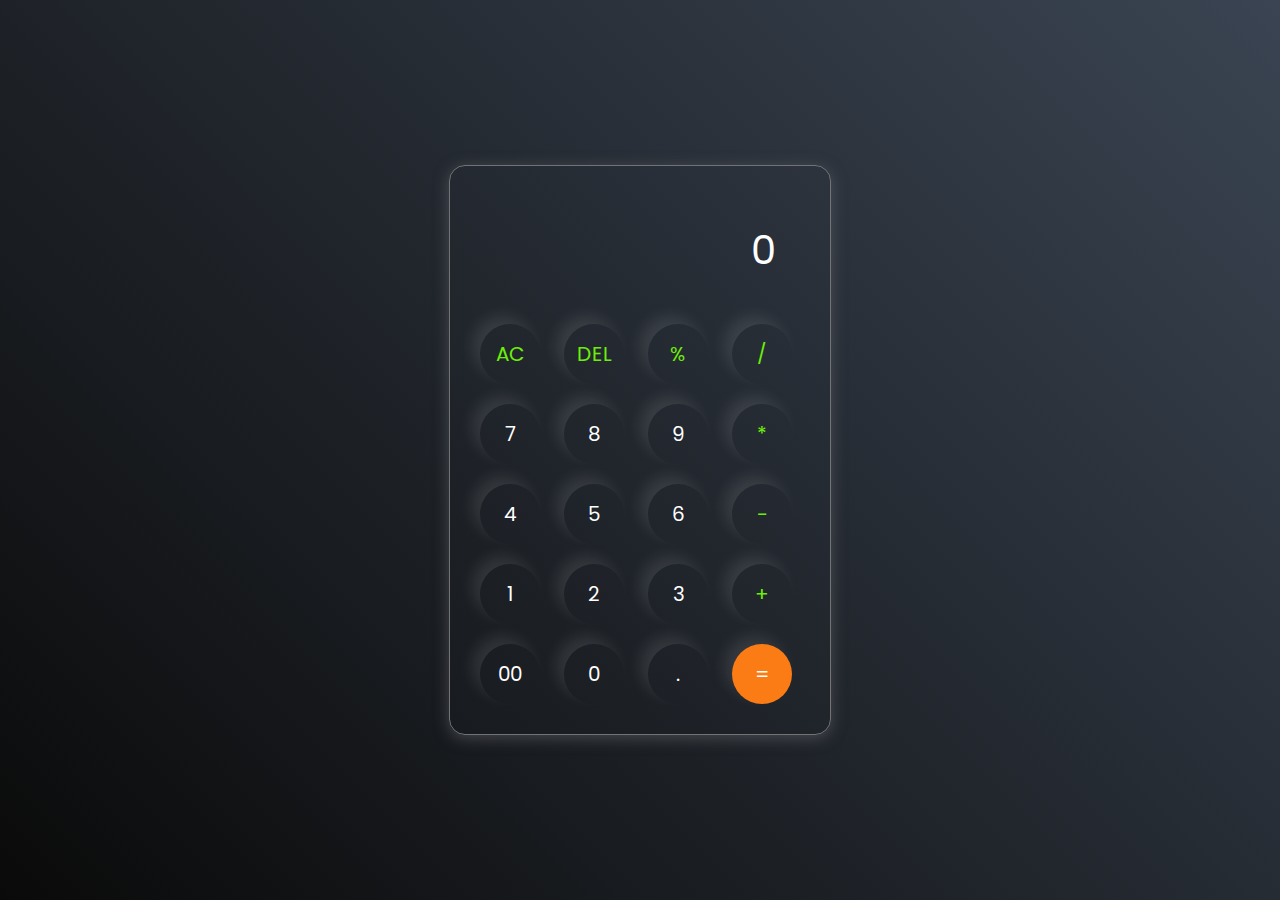
<file: html/index.html>
<!DOCTYPE html>
<html lang="en">
  <head>
    <meta charset="UTF-8" />
    <meta http-equiv="X-UA-Compatible" content="IE=edge" />
    <meta name="viewport" content="width=device-width, initial-scale=1.0" />
    <link rel="stylesheet" href="style.css" />
    <title>Calculator</title>
  </head>
  <body>
    <div class="container">
      <div class="calculator">
        <input type="text" id="inputBox" placeholder="0" />
        <div>
          <button class="button operator">AC</button>
          <button class="button operator">DEL</button>
          <button class="button operator">%</button>
          <button class="button operator">/</button>
        </div>
        <div>
          <button class="button">7</button>
          <button class="button">8</button>
          <button class="button">9</button>
          <button class="button operator">*</button>
        </div>
        <div>
          <button class="button">4</button>
          <button class="button">5</button>
          <button class="button">6</button>
          <button class="button operator">-</button>
        </div>
        <div>
          <button class="button">1</button>
          <button class="button">2</button>
          <button class="button">3</button>
          <button class="button operator">+</button>
        </div>

        <div>
          <button class="button">00</button>
          <button class="button">0</button>
          <button class="button">.</button>
          <button class="button equalBtn">=</button>
        </div>
      </div>
    </div>

    <script src="script1.js"></script>
  </body>
</html>
</file>
<file: html/style.css>
@import url('https://fonts.googleapis.com/css2?family=Poppins:wght@500&display=swap');

*{
    margin: 0;
    padding: 0;
    box-sizing: border-box;
    font-family: 'Poppins', sans-serif;
}

body{
    width: 100%;
    height: 100vh;
    display: flex;
    justify-content: center;
    align-items: center;
    background: linear-gradient(45deg, #0a0a0a, #3a4452);
}

.calculator{
    border: 1px solid #717377;
    padding: 20px;
    border-radius: 16px;
    background: transparent;
    box-shadow: 0px 3px 15px rgba(113, 115, 119, 0.5);

}

input{
    width: 320px;
    border: none;
    padding: 24px;
    margin: 10px;
    background: transparent;
    box-shadow: 0px 3px 15px rgbs(84, 84, 84, 0.1);
    font-size: 40px;
    text-align: right;
    cursor: pointer;
    color: #ffffff;
}

input::placeholder{
    color: #ffffff;
}

button{
    border: none;
    width: 60px;
    height: 60px;
    margin: 10px;
    border-radius: 50%;
    background: transparent;
    color: #ffffff;
    font-size: 20px;
    box-shadow: -8px -8px 15px rgba(255, 255, 255, 0.1);
    cursor: pointer;
}

.equalBtn{
    background-color: #fb7c14;
}

.operator{
    color: #6dee0a;
}
</file>
